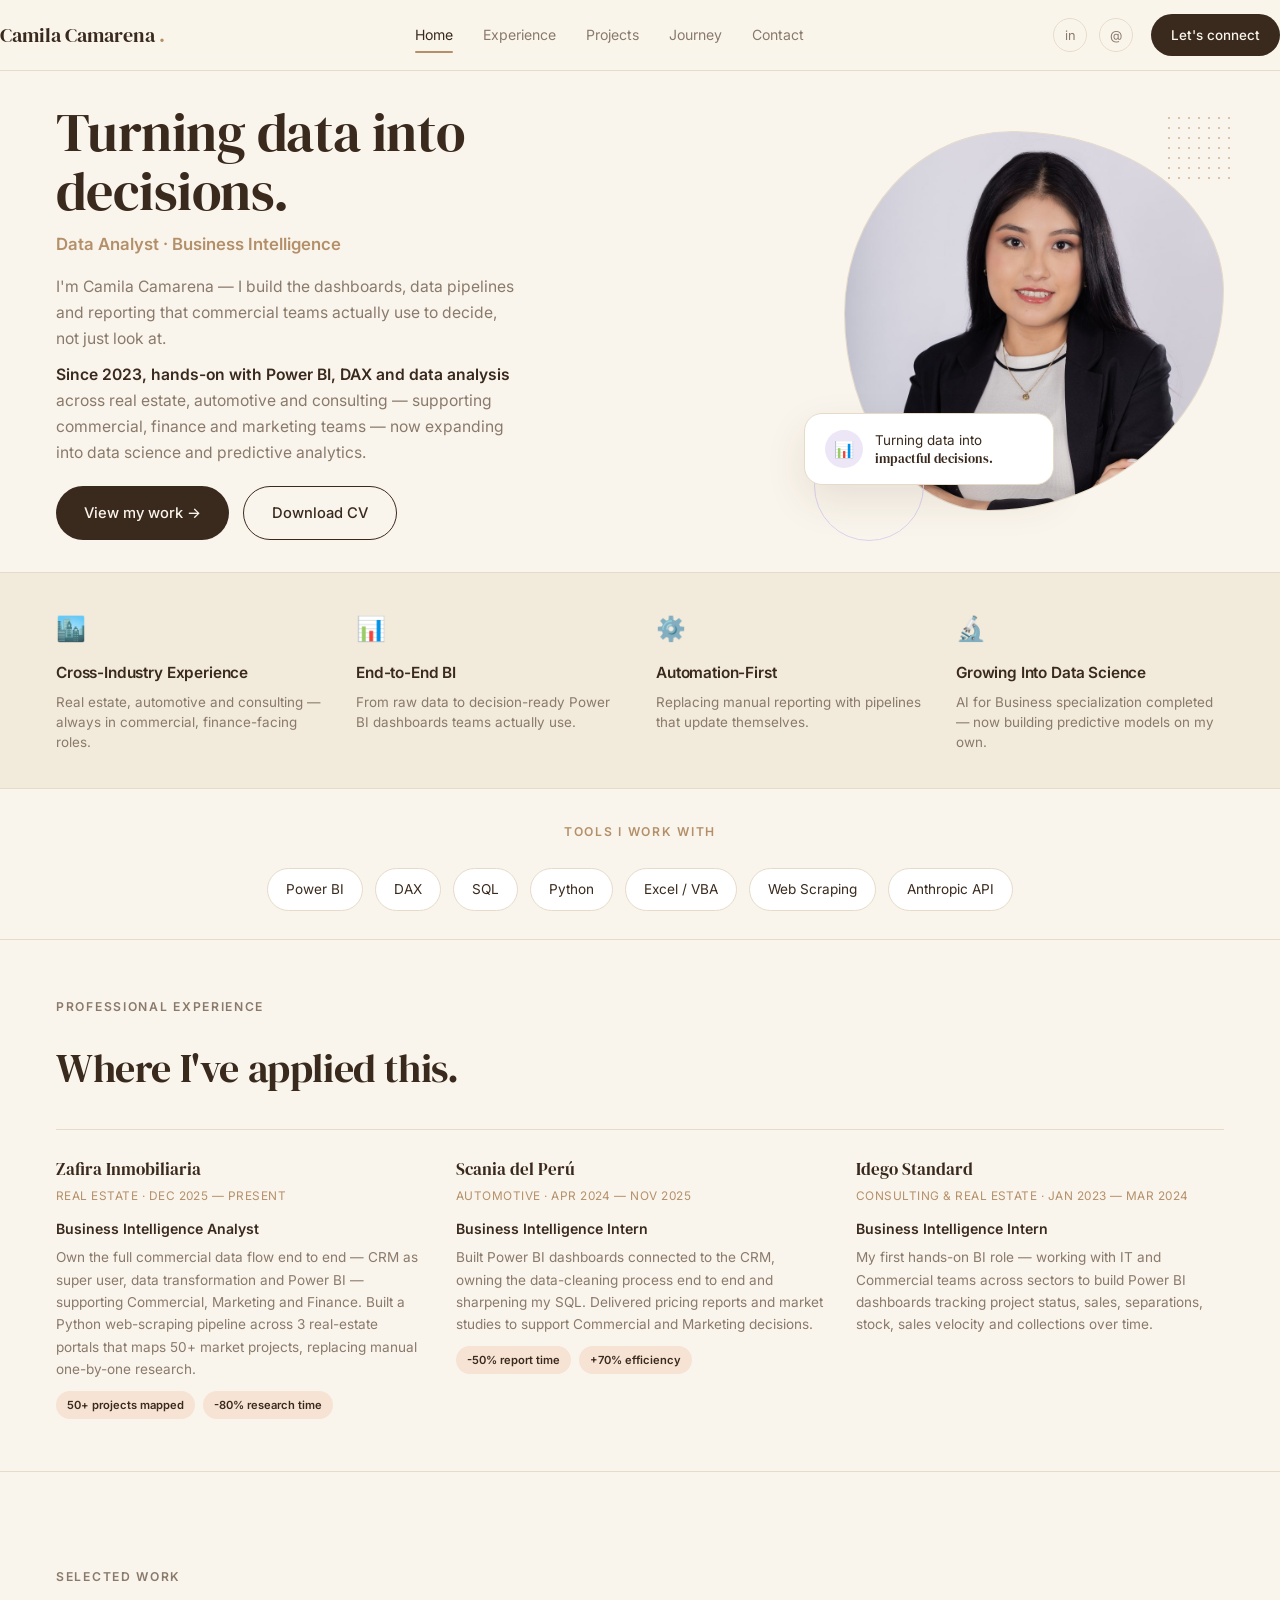
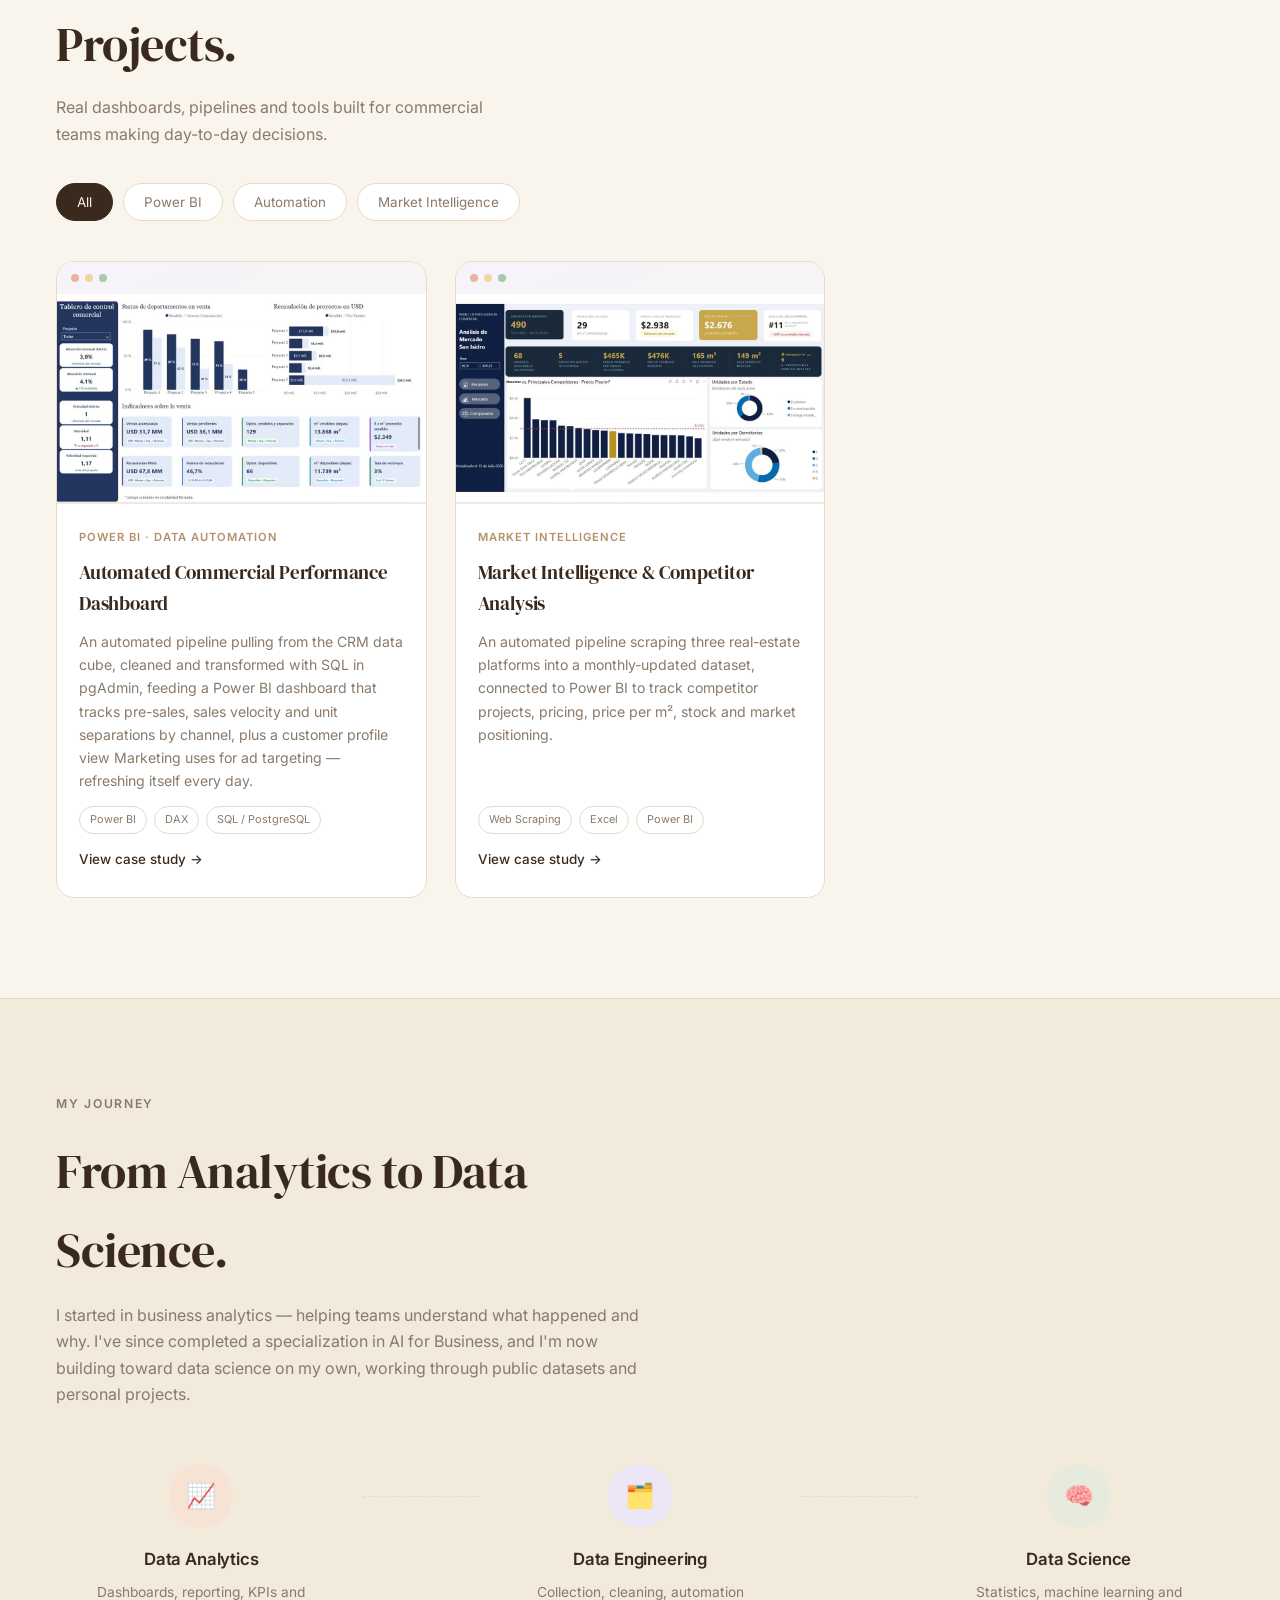
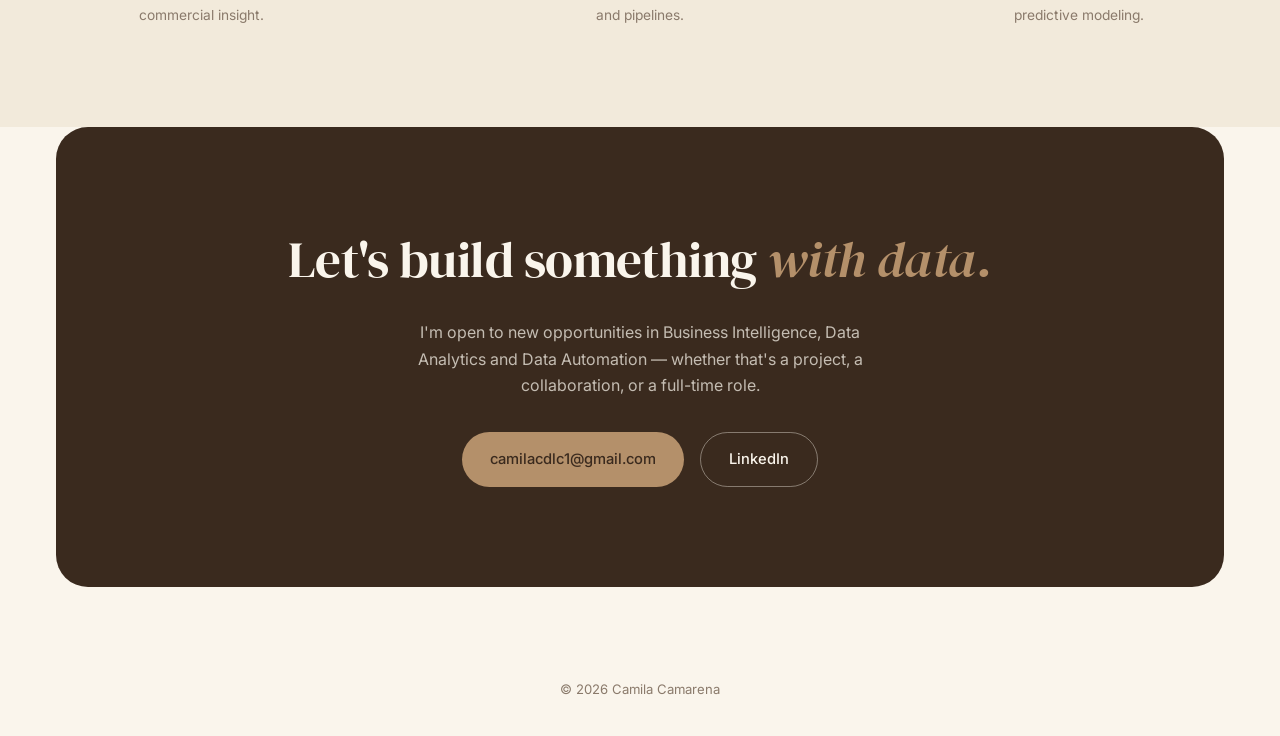
<file: index.html>
<!DOCTYPE html>
<html lang="en">
<head>
<meta charset="UTF-8">
<meta name="viewport" content="width=device-width, initial-scale=1.0">
<title>Camila Camarena — Data Analyst</title>
<link rel="preconnect" href="https://fonts.googleapis.com">
<link rel="preconnect" href="https://fonts.gstatic.com" crossorigin>
<link href="https://fonts.googleapis.com/css2?family=DM+Serif+Display:ital@0;1&family=Inter:wght@400;500;600&display=swap" rel="stylesheet">
<link rel="stylesheet" href="style.css">
</head>
<body>

<!-- NAVIGATION -->
<div class="site-nav">
  <nav class="wrap nav-bar">
    <span class="nav-name">Camila Camarena<span class="dot">.</span></span>
    <div class="nav-links">
      <a href="#home" class="active">Home</a>
      <a href="#experience">Experience</a>
      <a href="#projects">Projects</a>
      <a href="#journey">Journey</a>
      <a href="#contact">Contact</a>
    </div>
    <div class="nav-right">
      <div class="nav-icons">
        <a href="https://www.linkedin.com/in/camilacamarena/" aria-label="LinkedIn">in</a>
        <a href="mailto:camilacdlc1@gmail.com" aria-label="Email">@</a>
      </div>
      <a href="#contact" class="btn btn-primary btn-sm">Let's connect</a>
    </div>
  </nav>
</div>

<!-- HERO -->
<header class="hero" id="home">
  <div class="wrap hero-grid">
    <div class="hero-copy">
      <h1>Turning data into decisions.</h1>
      <span class="hero-role">Data Analyst · Business Intelligence</span>
      <p>I'm Camila Camarena — I build the dashboards, data pipelines and reporting that commercial teams actually use to decide, not just look at.</p>
      <p><b>Since 2023, hands-on with Power BI, DAX and data analysis</b> across real estate, automotive and consulting — supporting commercial, finance and marketing teams — now expanding into data science and predictive analytics.</p>
      <div class="hero-actions">
        <a href="#projects" class="btn btn-primary">View my work →</a>
        <a href="assets/camila-camarena-cv.pdf" class="btn btn-outline" download>Download CV</a>
      </div>
    </div>
    <div class="hero-visual">
      <div class="deco-dots"></div>
      <div class="blob">
        <img src="assets/images/camila-photo.jpg" alt="Camila Camarena" class="hero-photo-img">
      </div>
      <div class="deco-ring"></div>
      <div class="floating-chip">
        <span class="ico">📊</span>
        <span class="txt">Turning data into <b>impactful decisions.</b></span>
      </div>
    </div>
  </div>
</header>

<!-- CAPABILITIES -->
<section class="capability-strip">
  <div class="wrap">
    <div class="capability">
      <span class="c-icon">🏙️</span>
      <h4>Cross-Industry Experience</h4>
      <p>Real estate, automotive and consulting — always in commercial, finance-facing roles.</p>
    </div>
    <div class="capability">
      <span class="c-icon">📊</span>
      <h4>End-to-End BI</h4>
      <p>From raw data to decision-ready Power BI dashboards teams actually use.</p>
    </div>
    <div class="capability">
      <span class="c-icon">⚙️</span>
      <h4>Automation-First</h4>
      <p>Replacing manual reporting with pipelines that update themselves.</p>
    </div>
    <div class="capability">
      <span class="c-icon">🔬</span>
      <h4>Growing Into Data Science</h4>
      <p>AI for Business specialization completed — now building predictive models on my own.</p>
    </div>
  </div>
</section>

<!-- TECH STACK -->
<section class="tech-row" id="skills">
  <div class="wrap">
    <span class="eyebrow">Tools I work with</span>
    <div class="tech-pills">
      <span>Power BI</span><span>DAX</span><span>SQL</span><span>Python</span>
      <span>Excel / VBA</span><span>Web Scraping</span><span>Anthropic API</span>
    </div>
  </div>
</section>

<!-- EXPERIENCE -->
<section class="experience" id="experience">
  <div class="wrap">
    <div class="exp-head">
      <span class="eyebrow section-label">Professional Experience</span>
      <h2>Where I've applied this.</h2>
    </div>
    <div class="exp-grid">

      <div class="exp-col">
        <span class="exp-company">Zafira Inmobiliaria</span>
        <span class="exp-sector">Real Estate · Dec 2025 — Present</span>
        <span class="exp-role">Business Intelligence Analyst</span>
        <p>Own the full commercial data flow end to end — CRM as super user, data transformation and Power BI — supporting Commercial, Marketing and Finance. Built a Python web-scraping pipeline across 3 real-estate portals that maps 50+ market projects, replacing manual one-by-one research.</p>
        <div class="exp-badges">
          <span class="exp-badge">50+ projects mapped</span>
          <span class="exp-badge">-80% research time</span>
        </div>
      </div>

      <div class="exp-col">
        <span class="exp-company">Scania del Perú</span>
        <span class="exp-sector">Automotive · Apr 2024 — Nov 2025</span>
        <span class="exp-role">Business Intelligence Intern</span>
        <p>Built Power BI dashboards connected to the CRM, owning the data-cleaning process end to end and sharpening my SQL. Delivered pricing reports and market studies to support Commercial and Marketing decisions.</p>
        <div class="exp-badges">
          <span class="exp-badge">-50% report time</span>
          <span class="exp-badge">+70% efficiency</span>
        </div>
      </div>

      <div class="exp-col">
        <span class="exp-company">Idego Standard</span>
        <span class="exp-sector">Consulting &amp; Real Estate · Jan 2023 — Mar 2024</span>
        <span class="exp-role">Business Intelligence Intern</span>
        <p>My first hands-on BI role — working with IT and Commercial teams across sectors to build Power BI dashboards tracking project status, sales, separations, stock, sales velocity and collections over time.</p>
      </div>

    </div>
  </div>
</section>

<!-- PROJECTS -->
<section class="projects" id="projects">
  <div class="wrap">
    <div class="projects-head">
      <div>
        <span class="eyebrow section-label">Selected Work</span>
        <h2>Projects.</h2>
        <p>Real dashboards, pipelines and tools built for commercial teams making day-to-day decisions.</p>
      </div>
    </div>

    <div class="filter-tabs">
      <button class="active" data-filter="all">All</button>
      <button data-filter="powerbi">Power BI</button>
      <button data-filter="automation">Automation</button>
      <button data-filter="market">Market Intelligence</button>
    </div>

    <div class="project-grid">

      <a href="projects/commercial-dashboard.html" class="project-card" data-cat="powerbi automation">
        <div class="mockup-preview">
          <div class="mockup-bar"><span></span><span></span><span></span></div>
          <img src="assets/images/dashboard-overview.jpg" alt="Commercial performance dashboard" class="mockup-img">
        </div>
        <div class="project-body">
          <span class="cat">Power BI · Data Automation</span>
          <h3>Automated Commercial Performance Dashboard</h3>
          <p>An automated pipeline pulling from the CRM data cube, cleaned and transformed with SQL in pgAdmin, feeding a Power BI dashboard that tracks pre-sales, sales velocity and unit separations by channel, plus a customer profile view Marketing uses for ad targeting — refreshing itself every day.</p>
          <div class="project-tags"><span>Power BI</span><span>DAX</span><span>SQL / PostgreSQL</span></div>
          <span class="project-link">View case study →</span>
        </div>
      </a>

      <a href="projects/market-intelligence.html" class="project-card" data-cat="market">
        <div class="mockup-preview">
          <div class="mockup-bar"><span></span><span></span><span></span></div>
          <img src="assets/images/market-intel-overview.jpg" alt="Market intelligence dashboard" class="mockup-img">
        </div>
        <div class="project-body">
          <span class="cat">Market Intelligence</span>
          <h3>Market Intelligence &amp; Competitor Analysis</h3>
          <p>An automated pipeline scraping three real-estate platforms into a monthly-updated dataset, connected to Power BI to track competitor projects, pricing, price per m², stock and market positioning.</p>
          <div class="project-tags"><span>Web Scraping</span><span>Excel</span><span>Power BI</span></div>
          <span class="project-link">View case study →</span>
        </div>
      </a>

    </div>
  </div>
</section>

<!-- JOURNEY -->
<section class="journey" id="journey">
  <div class="wrap">
    <div class="journey-head">
      <span class="eyebrow section-label">My Journey</span>
      <h2>From Analytics to Data Science.</h2>
      <p>I started in business analytics — helping teams understand what happened and why. I've since completed a specialization in AI for Business, and I'm now building toward data science on my own, working through public datasets and personal projects.</p>
    </div>
    <div class="journey-flow">
      <div class="journey-step">
        <div class="icon">📈</div>
        <h4>Data Analytics</h4>
        <p>Dashboards, reporting, KPIs and commercial insight.</p>
      </div>
      <div class="journey-connector"></div>
      <div class="journey-step">
        <div class="icon">🗂️</div>
        <h4>Data Engineering</h4>
        <p>Collection, cleaning, automation and pipelines.</p>
      </div>
      <div class="journey-connector"></div>
      <div class="journey-step">
        <div class="icon">🧠</div>
        <h4>Data Science</h4>
        <p>Statistics, machine learning and predictive modeling.</p>
      </div>
    </div>
  </div>
</section>

<!-- CONTACT -->
<section class="contact" id="contact">
  <div class="wrap">
    <h2>Let's build something <em>with data.</em></h2>
    <p>I'm open to new opportunities in Business Intelligence, Data Analytics and Data Automation — whether that's a project, a collaboration, or a full-time role.</p>
    <div class="contact-actions">
      <a href="mailto:camilacdlc1@gmail.com" class="btn btn-primary">camilacdlc1@gmail.com</a>
      <a href="https://www.linkedin.com/in/camilacamarena/" class="btn btn-outline">LinkedIn</a>
    </div>
  </div>
</section>

<footer>
  <div class="wrap">© 2026 Camila Camarena</div>
</footer>

<script>
  const buttons = document.querySelectorAll('.filter-tabs button');
  const cards = document.querySelectorAll('.project-card');
  buttons.forEach(btn => {
    btn.addEventListener('click', () => {
      buttons.forEach(b => b.classList.remove('active'));
      btn.classList.add('active');
      const filter = btn.dataset.filter;
      cards.forEach(card => {
        const cats = card.dataset.cat.split(' ');
        const show = filter === 'all' || cats.includes(filter);
        card.style.display = show ? '' : 'none';
      });
    });
  });
</script>

</body>
</html>
</file>
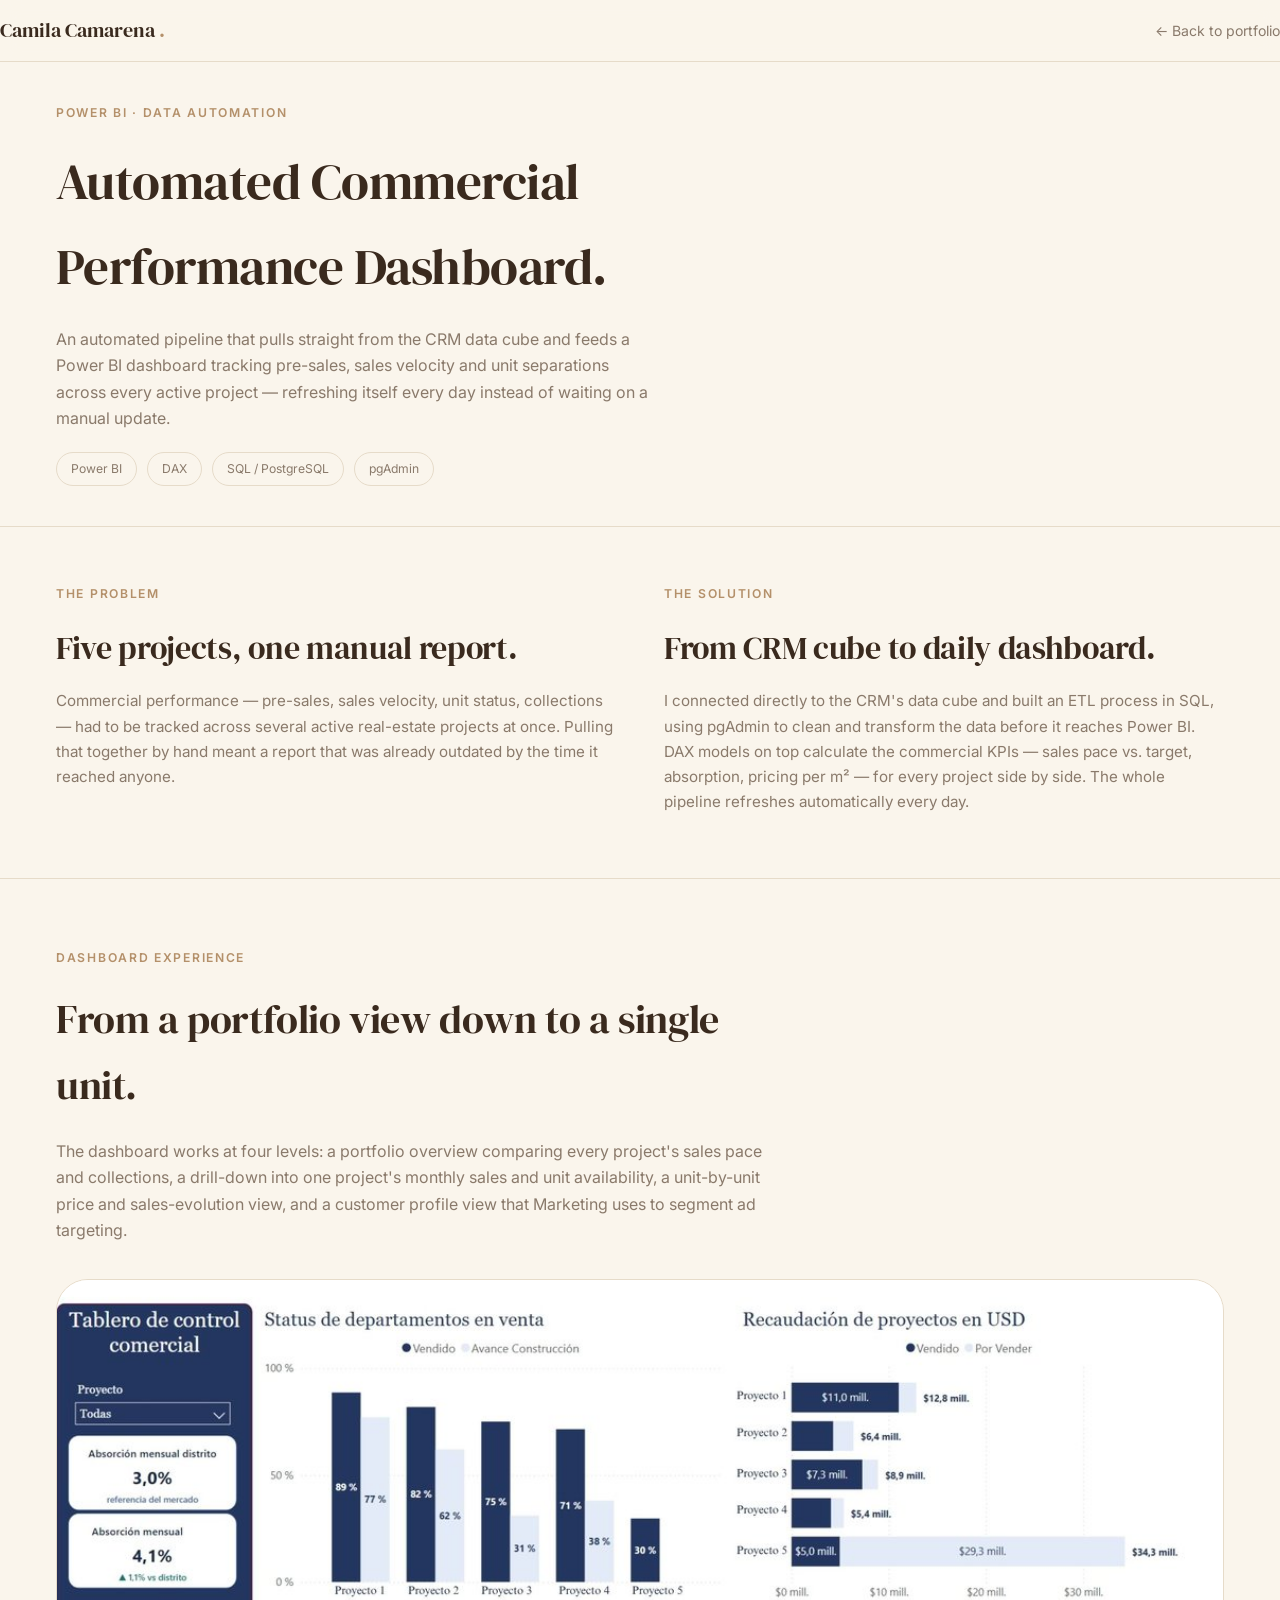
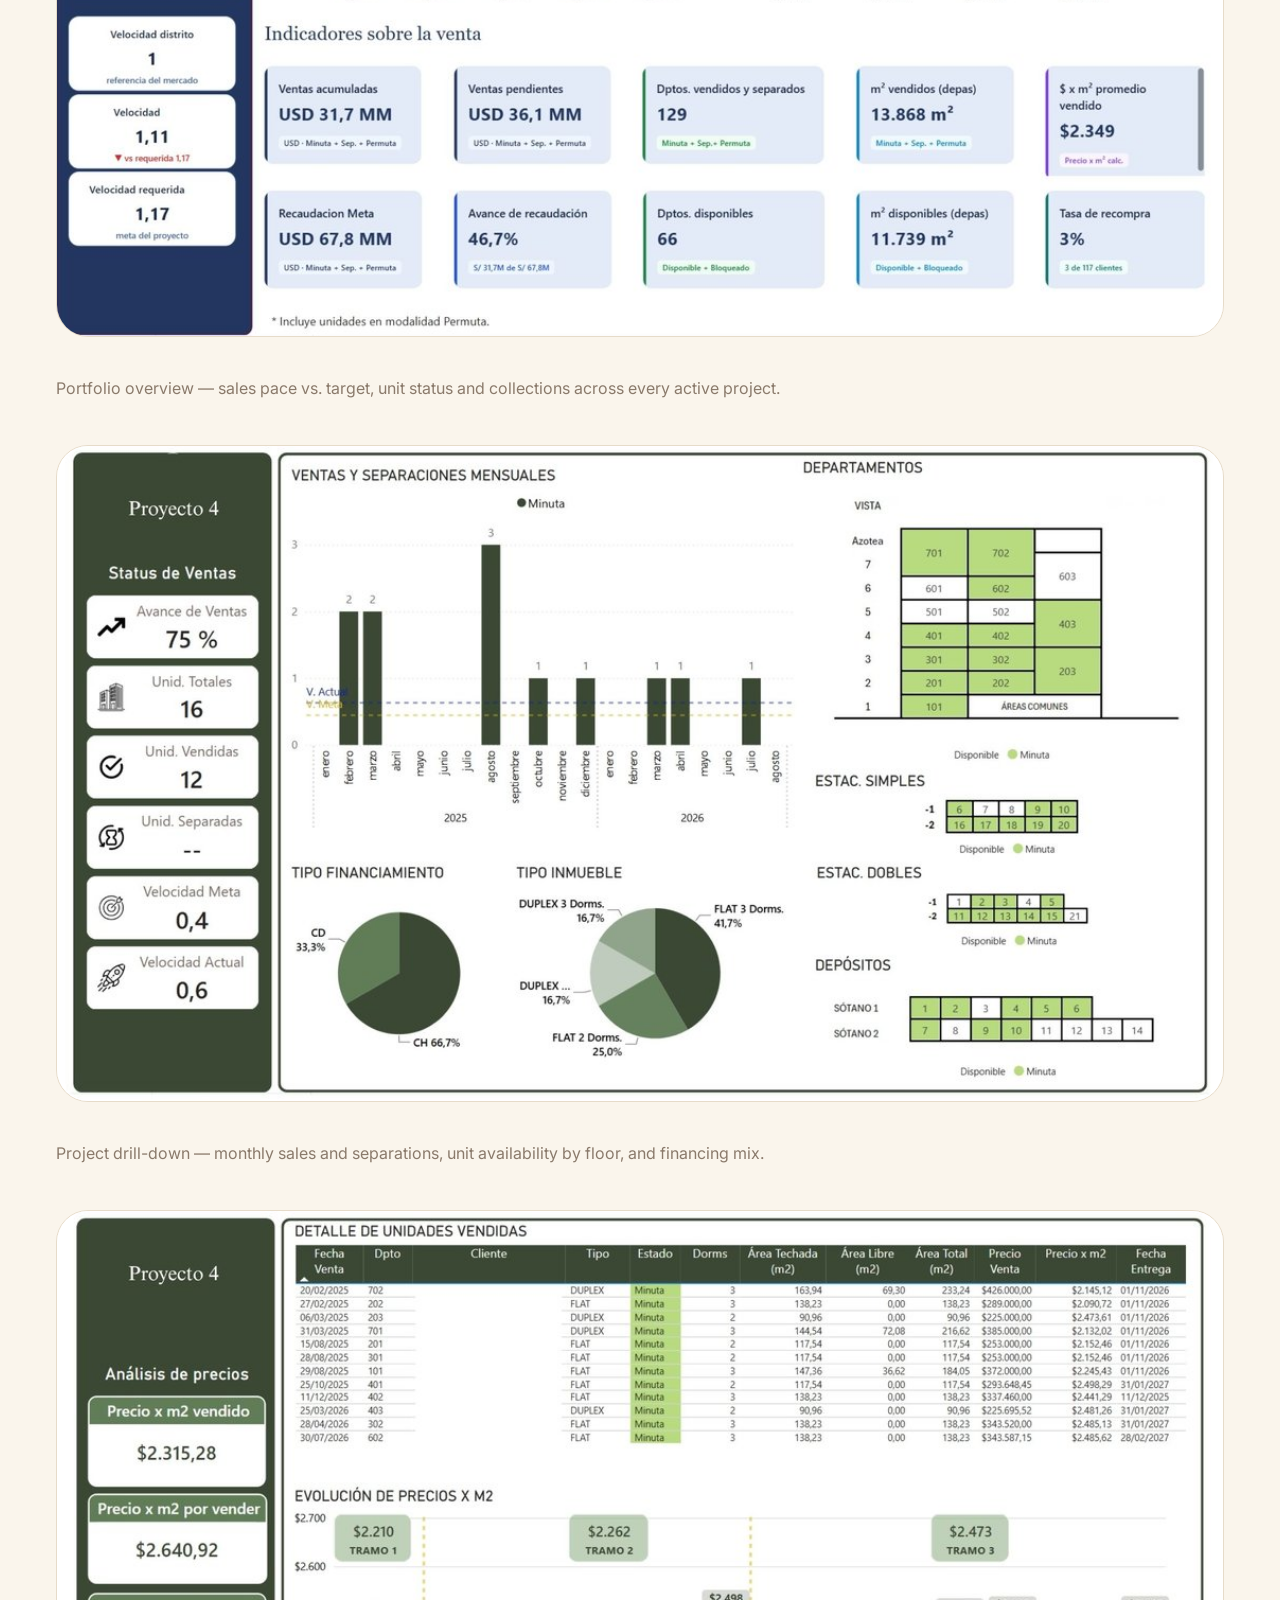
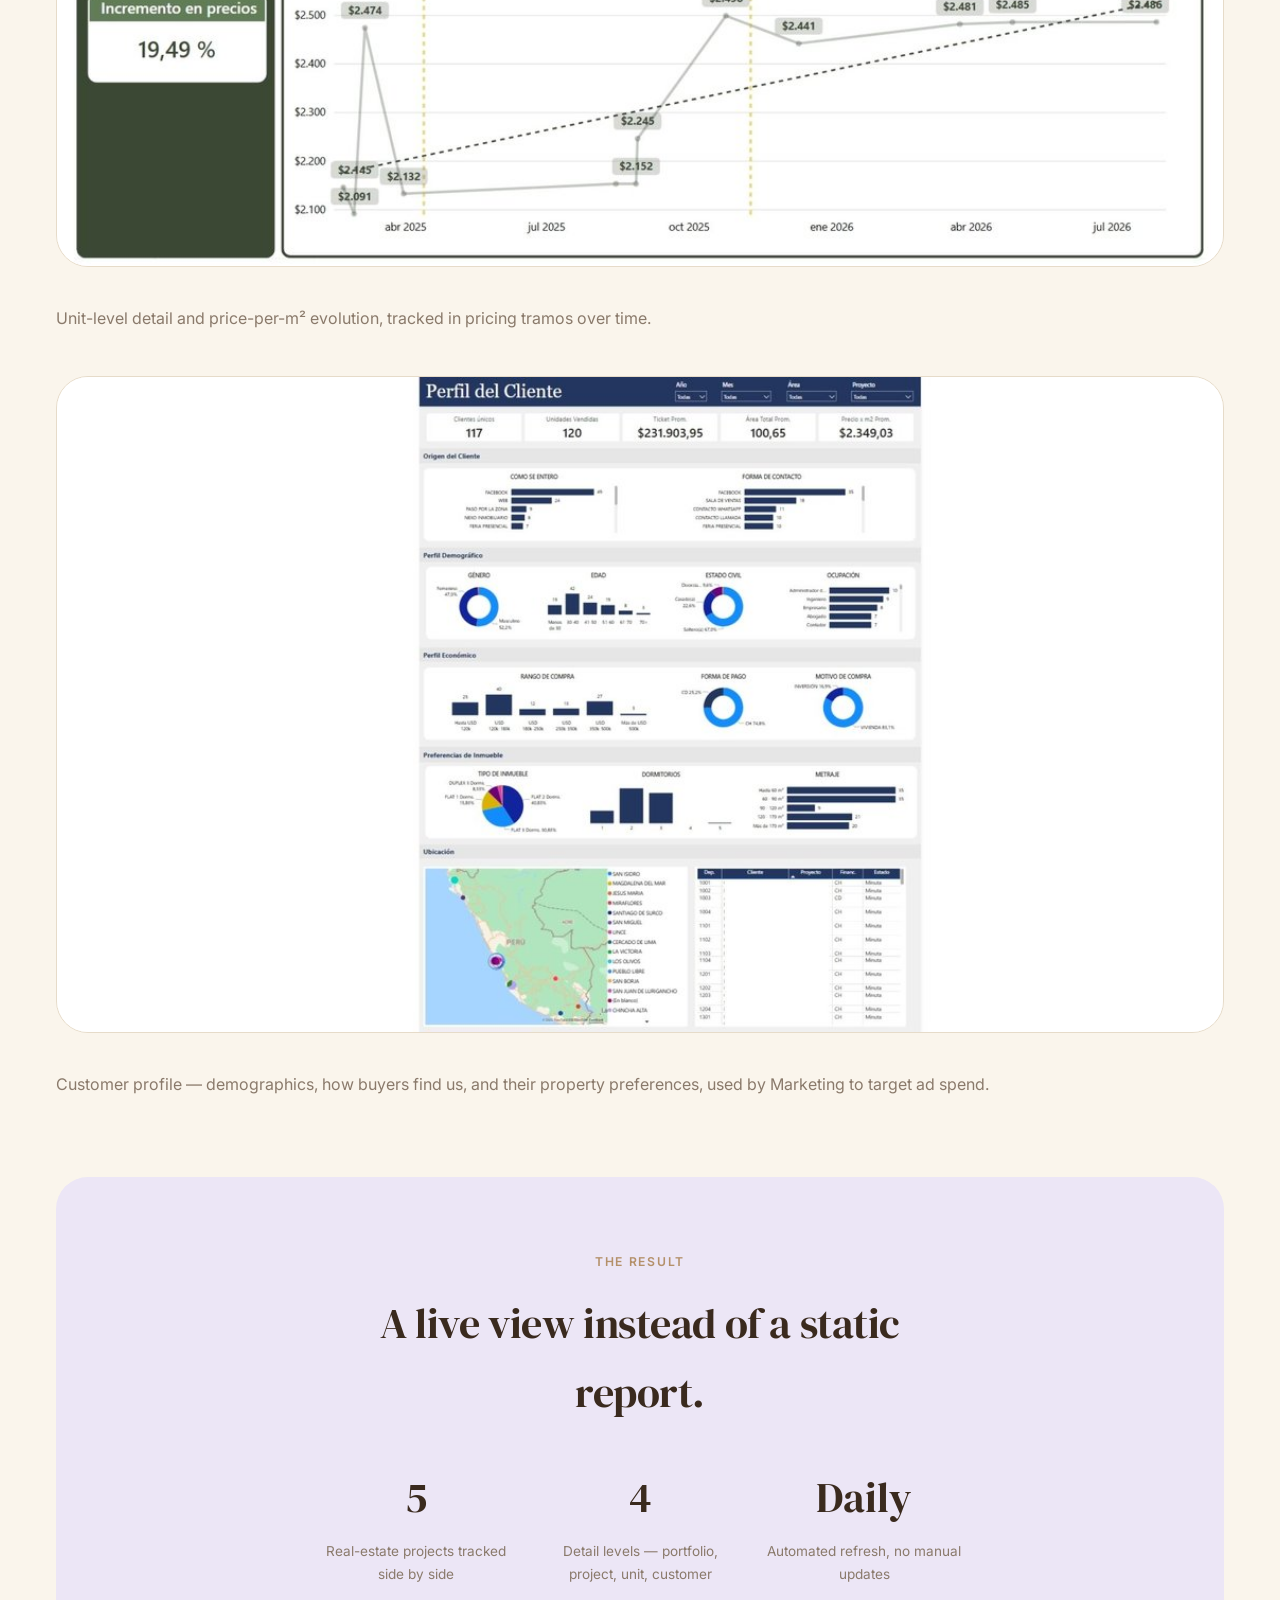
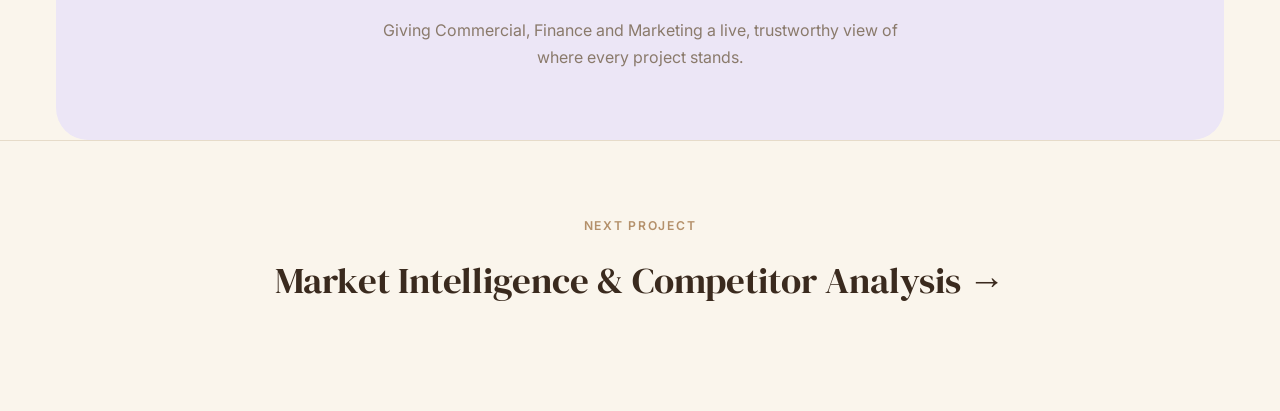
<file: projects/commercial-dashboard.html>
<!DOCTYPE html>
<html lang="en">
<head>
<meta charset="UTF-8">
<meta name="viewport" content="width=device-width, initial-scale=1.0">
<title>Automated Commercial Performance Dashboard — Camila Camarena</title>
<link rel="preconnect" href="https://fonts.googleapis.com">
<link rel="preconnect" href="https://fonts.gstatic.com" crossorigin>
<link href="https://fonts.googleapis.com/css2?family=DM+Serif+Display:ital@0;1&family=Inter:wght@400;500;600&display=swap" rel="stylesheet">
<link rel="stylesheet" href="../style.css">
</head>
<body>

<!-- NAVIGATION -->
<div class="site-nav">
  <nav class="wrap nav-bar">
    <span class="nav-name">Camila Camarena<span class="dot">.</span></span>
    <a href="../index.html#projects" class="nav-back">← Back to portfolio</a>
  </nav>
</div>

<!-- CASE STUDY HERO -->
<header class="case-hero">
  <div class="wrap">
    <span class="eyebrow">Power BI · Data Automation</span>
    <h1>Automated Commercial Performance Dashboard.</h1>
    <p>An automated pipeline that pulls straight from the CRM data cube and feeds a Power BI dashboard tracking pre-sales, sales velocity and unit separations across every active project — refreshing itself every day instead of waiting on a manual update.</p>
    <div class="case-tags">
      <span>Power BI</span><span>DAX</span><span>SQL / PostgreSQL</span><span>pgAdmin</span>
    </div>
  </div>
</header>

<!-- PROBLEM & SOLUTION -->
<section class="case-section case-pair">
  <div class="wrap">
    <div>
      <span class="eyebrow">The Problem</span>
      <h2>Five projects, one manual report.</h2>
      <p>Commercial performance — pre-sales, sales velocity, unit status, collections — had to be tracked across several active real-estate projects at once. Pulling that together by hand meant a report that was already outdated by the time it reached anyone.</p>
    </div>
    <div>
      <span class="eyebrow">The Solution</span>
      <h2>From CRM cube to daily dashboard.</h2>
      <p>I connected directly to the CRM's data cube and built an ETL process in SQL, using pgAdmin to clean and transform the data before it reaches Power BI. DAX models on top calculate the commercial KPIs — sales pace vs. target, absorption, pricing per m² — for every project side by side. The whole pipeline refreshes automatically every day.</p>
    </div>
  </div>
</section>

<!-- DASHBOARD EXPERIENCE / GALLERY -->
<section class="case-section">
  <div class="wrap">
    <div class="inner">
      <span class="eyebrow">Dashboard Experience</span>
      <h2>From a portfolio view down to a single unit.</h2>
      <p>The dashboard works at four levels: a portfolio overview comparing every project's sales pace and collections, a drill-down into one project's monthly sales and unit availability, a unit-by-unit price and sales-evolution view, and a customer profile view that Marketing uses to segment ad targeting.</p>
    </div>

    <div class="case-gallery">
      <div class="gallery-item">
        <img src="../assets/images/dashboard-overview.jpg" alt="Overview comparing sales pace and collections across all projects">
      </div>
      <p class="gallery-caption">Portfolio overview — sales pace vs. target, unit status and collections across every active project.</p>

      <div class="gallery-item">
        <img src="../assets/images/dashboard-project-detail.jpg" alt="Single-project drill-down showing monthly sales and unit availability">
      </div>
      <p class="gallery-caption">Project drill-down — monthly sales and separations, unit availability by floor, and financing mix.</p>

      <div class="gallery-item">
        <img src="../assets/images/dashboard-price-evolution.jpg" alt="Unit-level sales detail and price per square meter evolution over time">
      </div>
      <p class="gallery-caption">Unit-level detail and price-per-m² evolution, tracked in pricing tramos over time.</p>

      <div class="gallery-item">
        <img src="../assets/images/dashboard-customer-profile.jpg" alt="Customer profile dashboard showing demographics, origin and property preferences">
      </div>
      <p class="gallery-caption">Customer profile — demographics, how buyers find us, and their property preferences, used by Marketing to target ad spend.</p>
    </div>
  </div>
</section>

<!-- RESULT -->
<section class="result-section">
  <div class="wrap inner">
    <span class="eyebrow">The Result</span>
    <h2>A live view instead of a static report.</h2>
    <div class="result-metrics">
      <div class="metric">
        <div class="num">5</div>
        <div class="lbl">Real-estate projects tracked side by side</div>
      </div>
      <div class="metric">
        <div class="num">4</div>
        <div class="lbl">Detail levels — portfolio, project, unit, customer</div>
      </div>
      <div class="metric">
        <div class="num">Daily</div>
        <div class="lbl">Automated refresh, no manual updates</div>
      </div>
    </div>
    <p class="closing">Giving Commercial, Finance and Marketing a live, trustworthy view of where every project stands.</p>
  </div>
</section>

<!-- NEXT PROJECT -->
<section class="next-project">
  <div class="wrap">
    <span class="eyebrow">Next Project</span>
    <a href="market-intelligence.html">Market Intelligence &amp; Competitor Analysis →</a>
  </div>
</section>

</body>
</html>
</file>
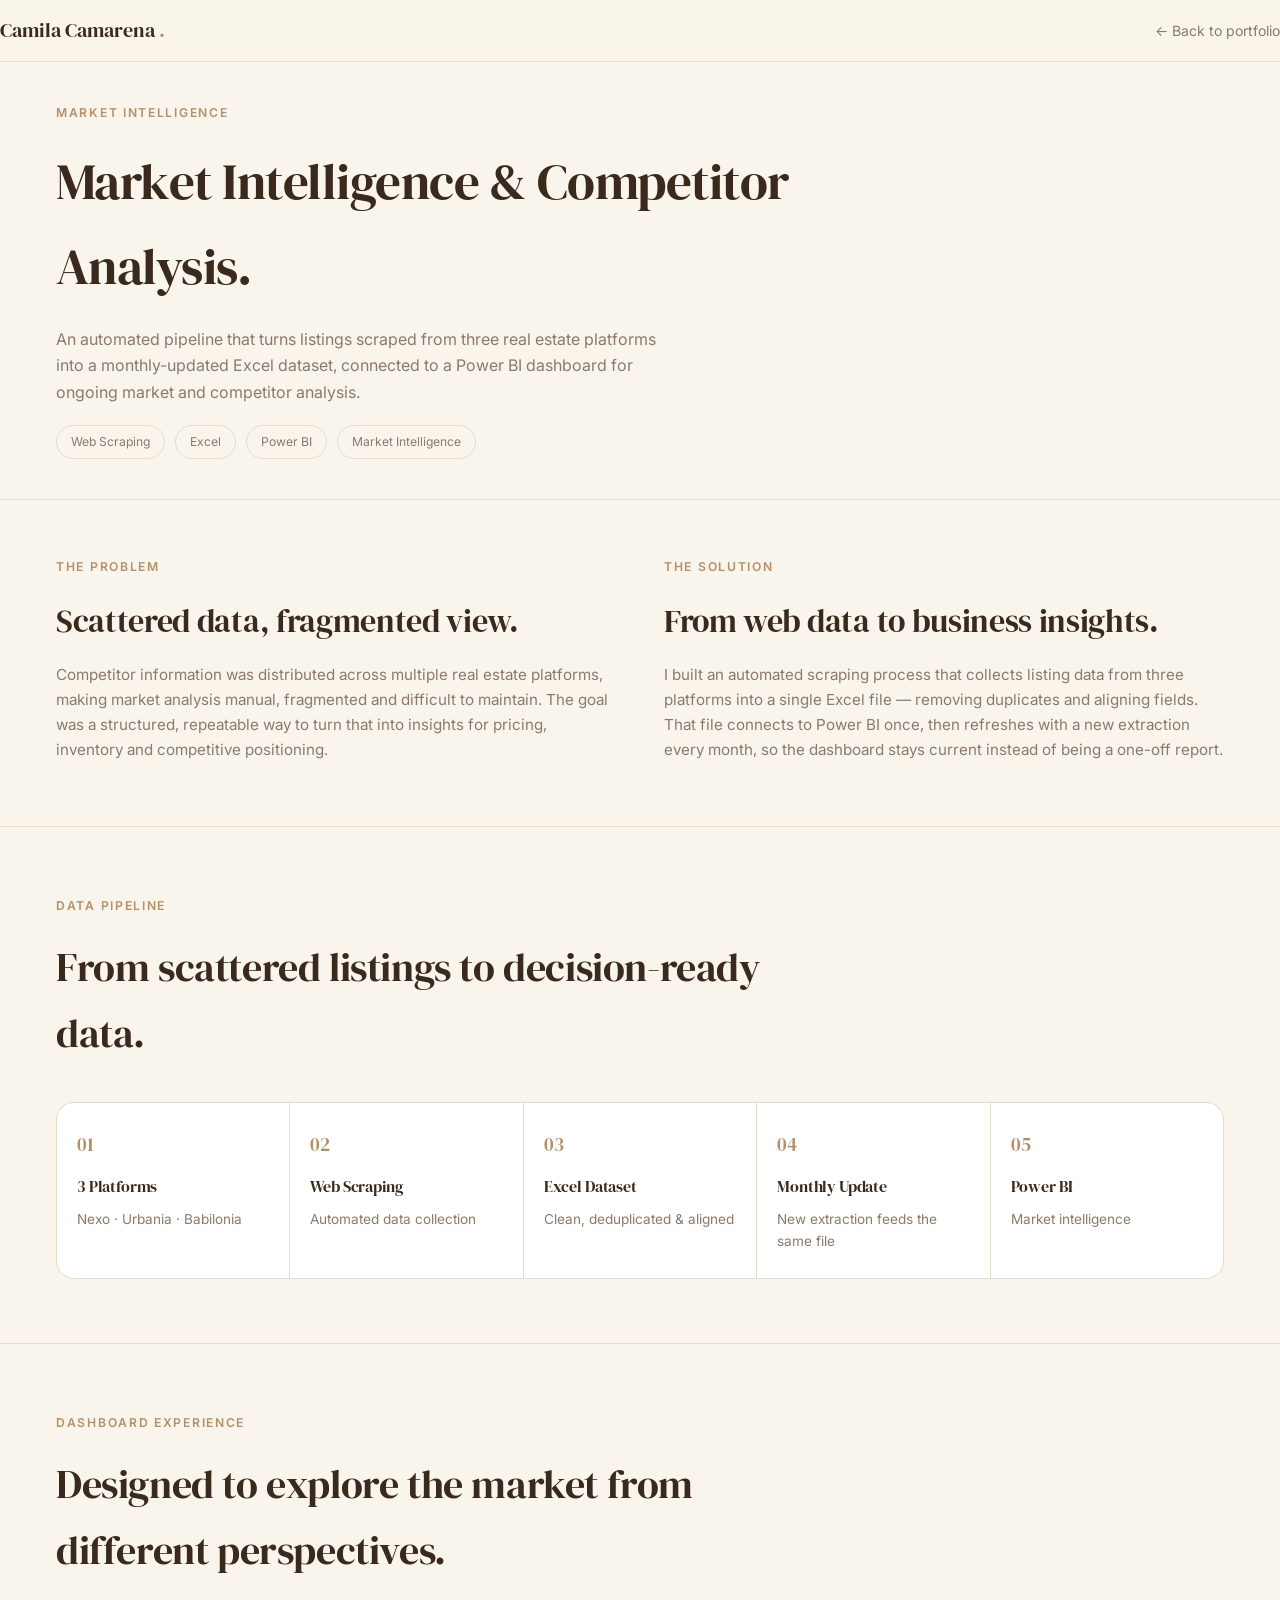
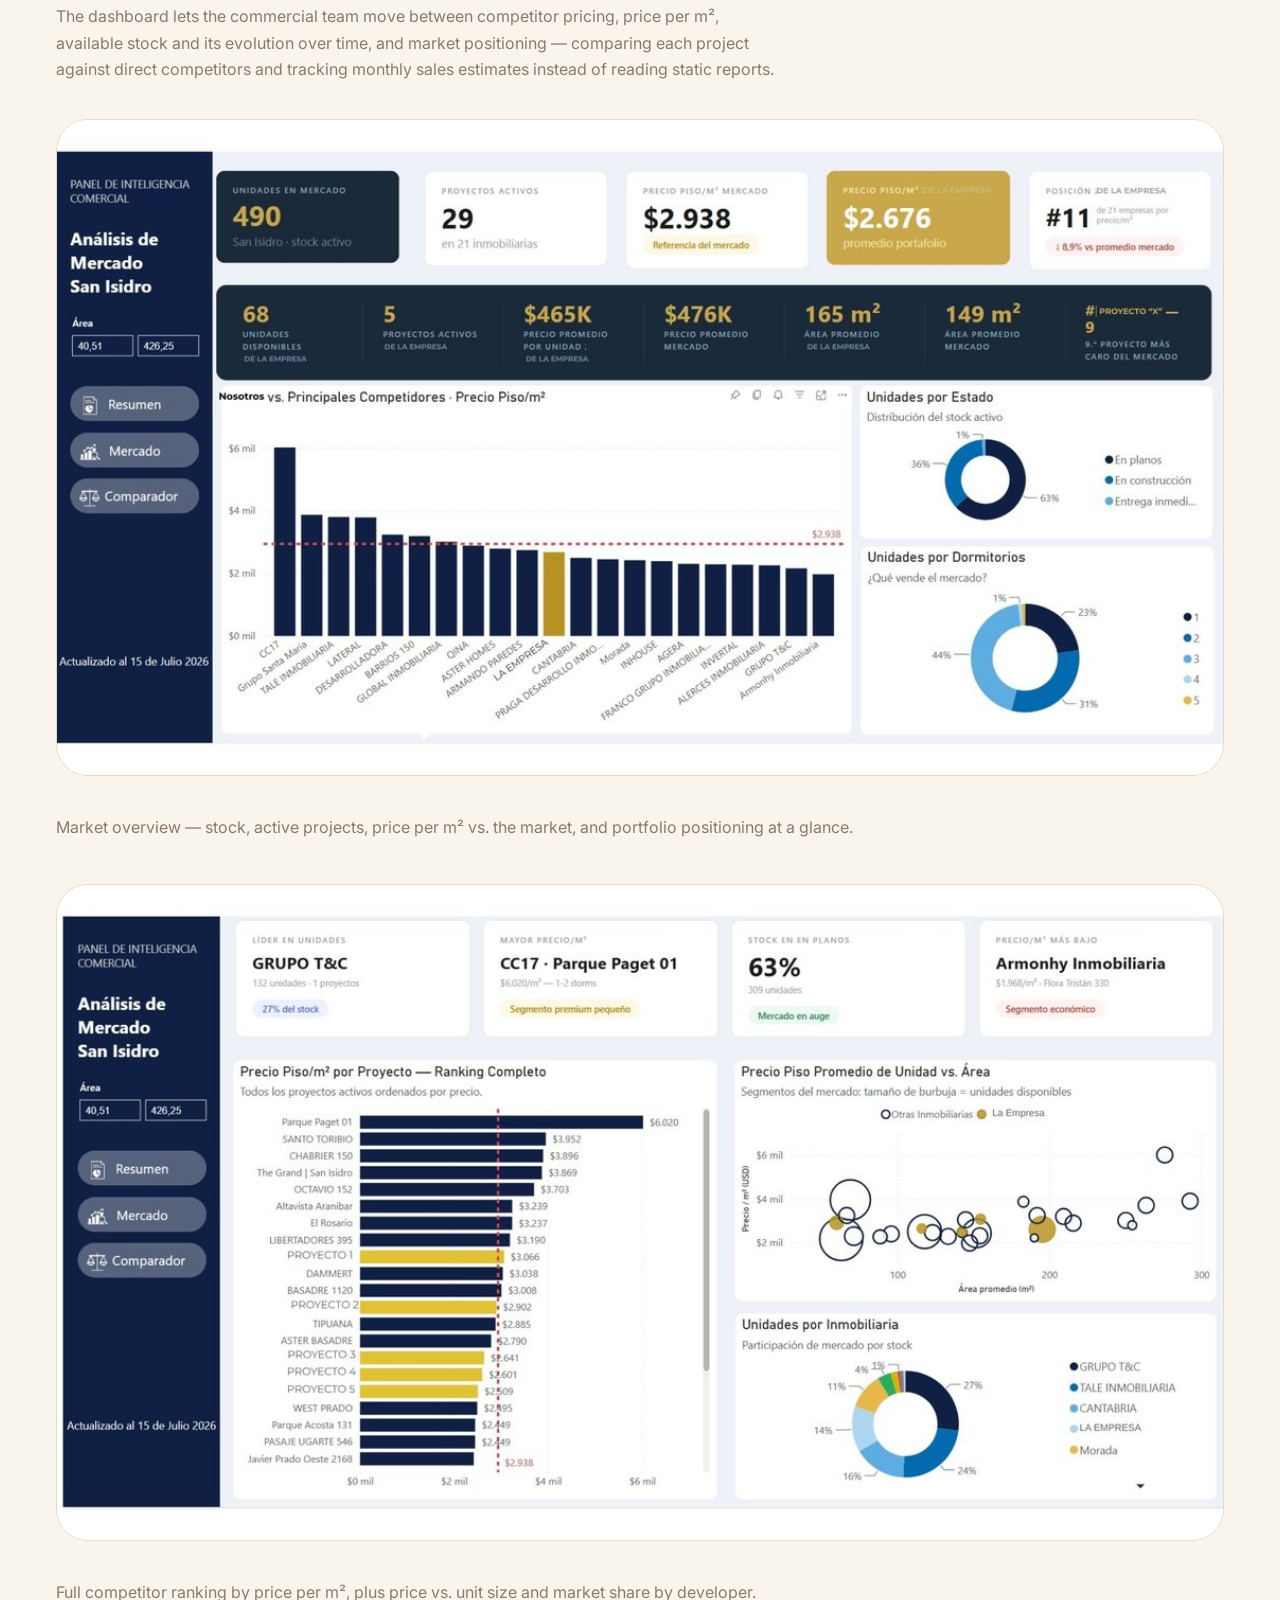
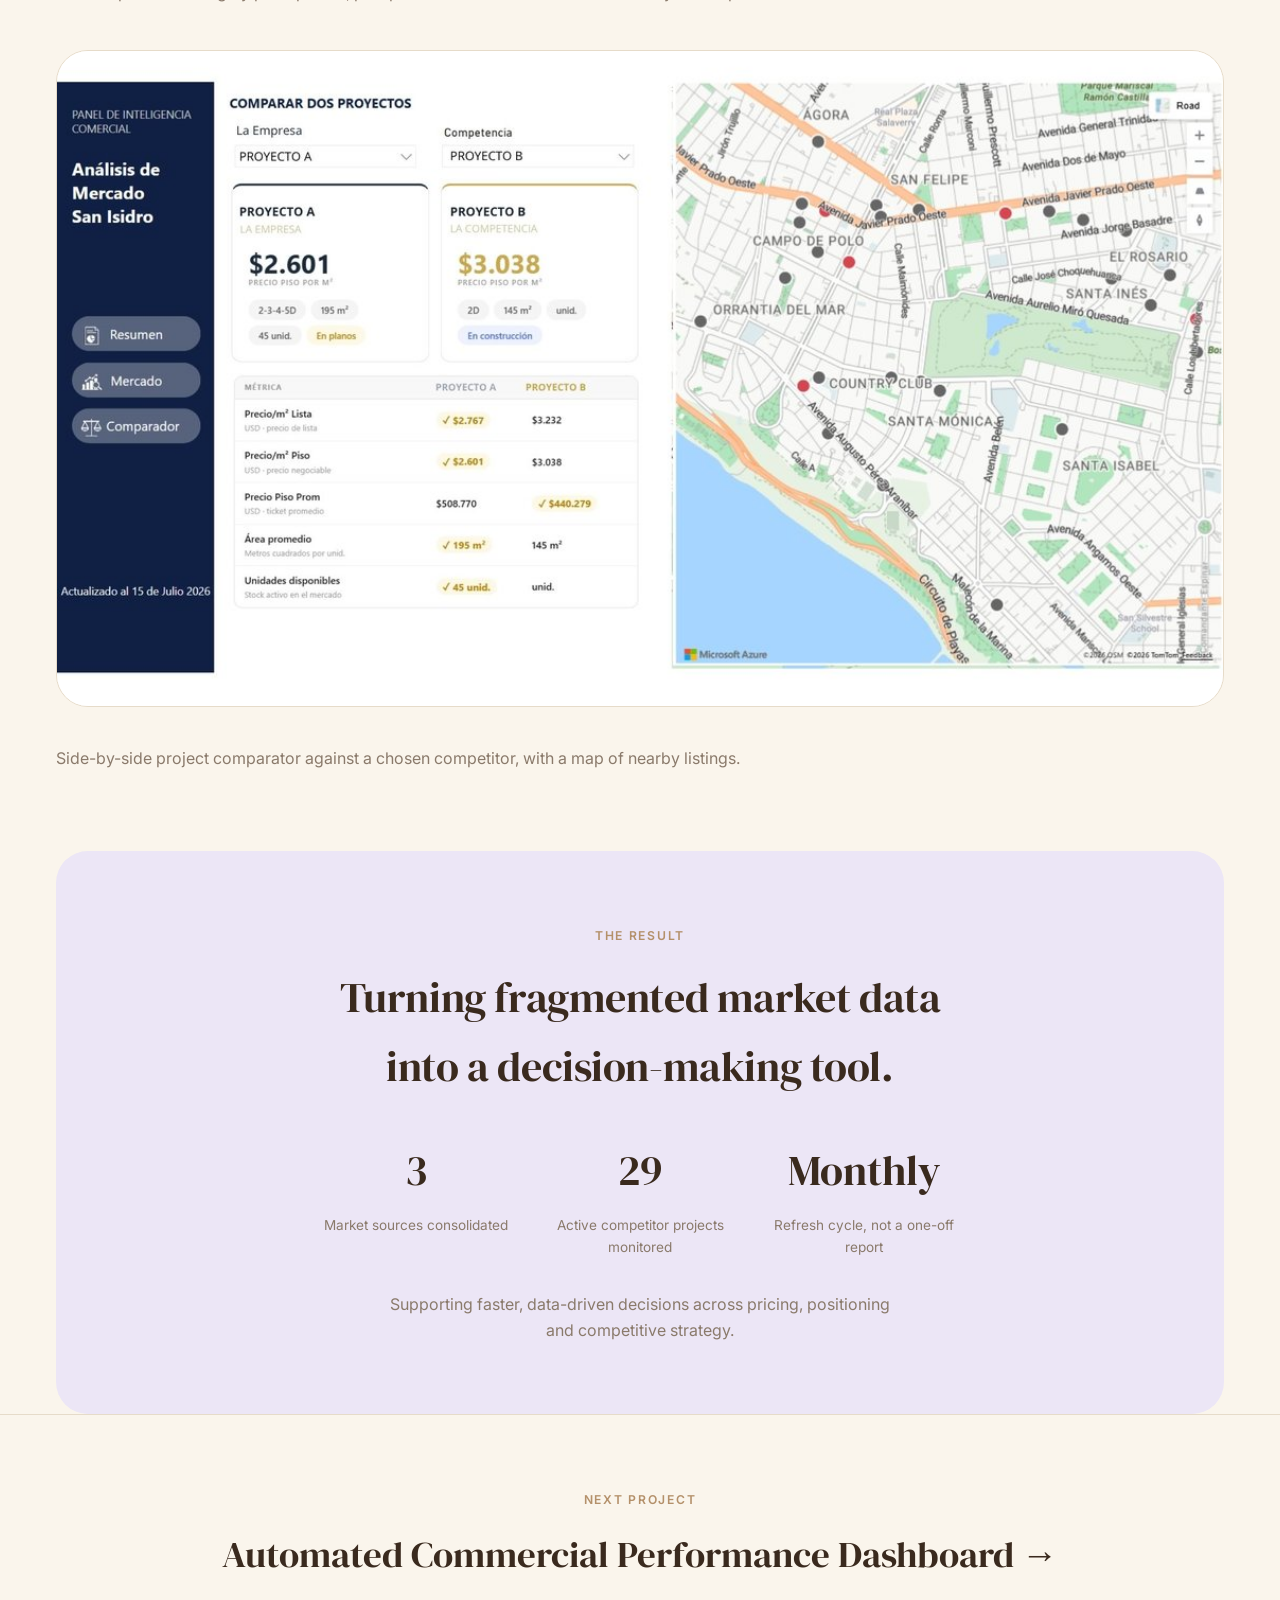
<file: projects/market-intelligence.html>
<!DOCTYPE html>
<html lang="en">
<head>
<meta charset="UTF-8">
<meta name="viewport" content="width=device-width, initial-scale=1.0">
<title>Market Intelligence &amp; Competitor Analytics — Camila Camarena</title>
<link rel="preconnect" href="https://fonts.googleapis.com">
<link rel="preconnect" href="https://fonts.gstatic.com" crossorigin>
<link href="https://fonts.googleapis.com/css2?family=DM+Serif+Display:ital@0;1&family=Inter:wght@400;500;600&display=swap" rel="stylesheet">
<link rel="stylesheet" href="../style.css">
</head>
<body>

<!-- NAVIGATION -->
<div class="site-nav">
  <nav class="wrap nav-bar">
    <span class="nav-name">Camila Camarena<span class="dot">.</span></span>
    <a href="../index.html#projects" class="nav-back">← Back to portfolio</a>
  </nav>
</div>

<!-- CASE STUDY HERO -->
<header class="case-hero">
  <div class="wrap">
    <span class="eyebrow">Market Intelligence</span>
    <h1>Market Intelligence &amp; Competitor Analysis.</h1>
    <p>An automated pipeline that turns listings scraped from three real estate platforms into a monthly-updated Excel dataset, connected to a Power BI dashboard for ongoing market and competitor analysis.</p>
    <div class="case-tags">
      <span>Web Scraping</span><span>Excel</span><span>Power BI</span><span>Market Intelligence</span>
    </div>
  </div>
</header>

<!-- PROBLEM & SOLUTION -->
<section class="case-section case-pair">
  <div class="wrap">
    <div>
      <span class="eyebrow">The Problem</span>
      <h2>Scattered data, fragmented view.</h2>
      <p>Competitor information was distributed across multiple real estate platforms, making market analysis manual, fragmented and difficult to maintain. The goal was a structured, repeatable way to turn that into insights for pricing, inventory and competitive positioning.</p>
    </div>
    <div>
      <span class="eyebrow">The Solution</span>
      <h2>From web data to business insights.</h2>
      <p>I built an automated scraping process that collects listing data from three platforms into a single Excel file — removing duplicates and aligning fields. That file connects to Power BI once, then refreshes with a new extraction every month, so the dashboard stays current instead of being a one-off report.</p>
    </div>
  </div>
</section>

<!-- DATA PIPELINE -->
<section class="case-section">
  <div class="wrap">
    <span class="eyebrow">Data Pipeline</span>
    <h2 class="inner">From scattered listings to decision-ready data.</h2>
    <div class="pipeline-steps">
      <div class="pipeline-step">
        <div class="step-num">01</div>
        <h4>3 Platforms</h4>
        <p>Nexo · Urbania · Babilonia</p>
      </div>
      <div class="pipeline-step">
        <div class="step-num">02</div>
        <h4>Web Scraping</h4>
        <p>Automated data collection</p>
      </div>
      <div class="pipeline-step">
        <div class="step-num">03</div>
        <h4>Excel Dataset</h4>
        <p>Clean, deduplicated &amp; aligned</p>
      </div>
      <div class="pipeline-step">
        <div class="step-num">04</div>
        <h4>Monthly Update</h4>
        <p>New extraction feeds the same file</p>
      </div>
      <div class="pipeline-step">
        <div class="step-num">05</div>
        <h4>Power BI</h4>
        <p>Market intelligence</p>
      </div>
    </div>
  </div>
</section>

<!-- DASHBOARD EXPERIENCE -->
<section class="case-section">
  <div class="wrap">
    <div class="inner">
      <span class="eyebrow">Dashboard Experience</span>
      <h2>Designed to explore the market from different perspectives.</h2>
      <p>The dashboard lets the commercial team move between competitor pricing, price per m², available stock and its evolution over time, and market positioning — comparing each project against direct competitors and tracking monthly sales estimates instead of reading static reports.</p>
    </div>

    <div class="case-gallery">
      <div class="gallery-item">
        <img src="../assets/images/market-intel-overview.jpg" alt="Market intelligence overview comparing price per m² against competitors">
      </div>
      <p class="gallery-caption">Market overview — stock, active projects, price per m² vs. the market, and portfolio positioning at a glance.</p>

      <div class="gallery-item">
        <img src="../assets/images/market-intel-ranking.jpg" alt="Full competitor ranking by price per square meter">
      </div>
      <p class="gallery-caption">Full competitor ranking by price per m², plus price vs. unit size and market share by developer.</p>

      <div class="gallery-item">
        <img src="../assets/images/market-intel-comparator.jpg" alt="Side-by-side project comparator with a competitor location map">
      </div>
      <p class="gallery-caption">Side-by-side project comparator against a chosen competitor, with a map of nearby listings.</p>
    </div>
  </div>
</section>

<!-- RESULT -->
<section class="result-section">
  <div class="wrap inner">
    <span class="eyebrow">The Result</span>
    <h2>Turning fragmented market data into a decision-making tool.</h2>
    <div class="result-metrics">
      <div class="metric">
        <div class="num">3</div>
        <div class="lbl">Market sources consolidated</div>
      </div>
      <div class="metric">
        <div class="num">29</div>
        <div class="lbl">Active competitor projects monitored</div>
      </div>
      <div class="metric">
        <div class="num">Monthly</div>
        <div class="lbl">Refresh cycle, not a one-off report</div>
      </div>
    </div>
    <p class="closing">Supporting faster, data-driven decisions across pricing, positioning and competitive strategy.</p>
  </div>
</section>

<!-- NEXT PROJECT -->
<section class="next-project">
  <div class="wrap">
    <span class="eyebrow">Next Project</span>
    <a href="commercial-dashboard.html">Automated Commercial Performance Dashboard →</a>
  </div>
</section>

</body>
</html>
</file>
<file: style.css>
/* =========================================================
   CAMILA CAMARENA — DATA ANALYST PORTFOLIO
   Editorial, minimalist, premium, commercial.
   Cream / brown / lavender / gold.
   ========================================================= */

:root{
  --cream:#FAF5EC;
  --cream-alt:#F2EADB;
  --white:#FFFFFF;
  --brown-deep:#3A2A1E;
  --brown-soft:#8A7A6B;
  --lavender:#ECE6F6;
  --lavender-deep:#DCD2EE;
  --peach:#F6E3D3;
  --sage:#E7EBDD;
  --gold:#B4906A;
  --line:#E6DBC9;

  --serif:'DM Serif Display', serif;
  --sans:'Inter', sans-serif;

  --radius-s:8px;
  --radius-m:18px;
  --radius-l:32px;
  --maxw:1320px;
}

*{margin:0; padding:0; box-sizing:border-box;}
html{scroll-behavior:smooth;}
body{
  background:var(--cream);
  color:var(--brown-deep);
  font-family:var(--sans);
  font-weight:400;
  line-height:1.65;
  -webkit-font-smoothing:antialiased;
  overflow-x:hidden;
}
img{max-width:100%; display:block;}
a{color:inherit; text-decoration:none;}
.wrap{max-width:var(--maxw); margin:0 auto; padding:0 56px;}
@media(max-width:900px){.wrap{padding:0 32px;}}
@media(max-width:640px){.wrap{padding:0 22px;}}

h1,h2,h3,h4{font-family:var(--serif); font-weight:400; color:var(--brown-deep); letter-spacing:-0.01em;}
em, .italic{font-style:italic; font-family:var(--serif);}
.eyebrow{
  font-family:var(--sans); font-size:0.76rem; letter-spacing:0.14em; text-transform:uppercase;
  color:var(--gold); font-weight:600; display:inline-flex; align-items:center; gap:8px; margin-bottom:18px;
}
.eyebrow-chip{
  display:inline-flex; align-items:center; gap:8px;
  background:var(--white); border:1px solid var(--line); border-radius:30px;
  padding:8px 16px; font-size:0.8rem; color:var(--brown-soft); margin-bottom:26px;
}
.eyebrow-chip .dot{width:6px; height:6px; border-radius:50%; background:var(--gold);}
.section-label{color:var(--brown-soft);}

.btn{
  display:inline-flex; align-items:center; gap:8px;
  font-family:var(--sans); font-size:0.92rem; font-weight:500;
  padding:14px 28px; border-radius:40px;
  transition:all .22s ease;
  cursor:pointer; border:none;
}
.btn-primary{background:var(--brown-deep); color:var(--cream);}
.btn-primary:hover{background:var(--gold); transform:translateY(-1px);}
.btn-outline{background:transparent; border:1px solid var(--brown-deep); color:var(--brown-deep);}
.btn-outline:hover{border-color:var(--gold); color:var(--gold);}
.btn-sm{padding:10px 20px; font-size:0.84rem;}

/* =========================================================
   NAVIGATION
   ========================================================= */
.site-nav{
  position:sticky; top:0; z-index:100;
  background:rgba(250,245,236,0.9);
  backdrop-filter:blur(10px);
  border-bottom:1px solid var(--line);
}
.nav-bar{
  display:flex; align-items:center; justify-content:space-between; gap:32px;
  padding:14px 0;
}
.nav-name{
  font-family:var(--serif); font-size:1.25rem; color:var(--brown-deep); white-space:nowrap;
  display:flex; align-items:center; gap:4px;
}
.nav-name .dot{color:var(--gold);}
.nav-links{display:flex; gap:30px; align-items:center;}
.nav-links a{
  font-size:0.88rem; color:var(--brown-soft); transition:color .18s; position:relative;
}
.nav-links a:hover, .nav-links a.active{color:var(--brown-deep);}
.nav-links a.active::after{
  content:""; position:absolute; left:0; right:0; bottom:-6px; height:2px; background:var(--gold); border-radius:2px;
}
.nav-right{display:flex; align-items:center; gap:18px;}
.nav-icons{display:flex; gap:12px;}
.nav-icons a{
  width:34px; height:34px; border-radius:50%; border:1px solid var(--line);
  display:flex; align-items:center; justify-content:center; font-size:0.8rem; color:var(--brown-soft);
  transition:all .18s;
}
.nav-icons a:hover{border-color:var(--gold); color:var(--gold);}
.nav-back{font-size:0.88rem; color:var(--brown-soft); display:flex; align-items:center; gap:6px;}
.nav-back:hover{color:var(--gold);}
@media(max-width:900px){.nav-links{display:none;}}

/* =========================================================
   HERO
   ========================================================= */
.hero{padding:32px 0 0; position:relative; overflow:hidden;}
.hero-grid{
  display:grid; grid-template-columns:1fr 0.8fr; gap:40px; align-items:center;
  padding-bottom:32px; position:relative; z-index:2;
}
@media(max-width:960px){.hero-grid{grid-template-columns:1fr; gap:40px;}}

.hero-copy h1{
  font-size:clamp(2.3rem, 4.4vw, 3.4rem); line-height:1.08; margin-bottom:10px; max-width:600px;
}
.hero-role{
  font-family:var(--sans); font-size:1.05rem; color:var(--gold); font-weight:600; margin-bottom:16px; display:block;
}
.hero-copy p{
  color:var(--brown-soft); font-size:0.98rem; max-width:460px; margin-bottom:10px;
}
.hero-copy p b{color:var(--brown-deep); font-weight:600;}
.hero-actions{display:flex; gap:14px; margin-top:20px; flex-wrap:wrap;}
.eyebrow-chip{margin-bottom:16px;}

.hero-visual{position:relative; max-width:380px; margin-left:auto;}
@media(max-width:960px){.hero-visual{max-width:280px; margin:0 auto;}}
.blob{
  aspect-ratio:1; border-radius:44% 56% 62% 38% / 48% 42% 58% 52%;
  background:linear-gradient(155deg, var(--peach) 0%, var(--lavender) 100%);
  position:relative; overflow:hidden;
  border:1px solid var(--line);
}
.blob .ph-label{
  position:absolute; inset:0; display:flex; align-items:center; justify-content:center;
  font-size:0.82rem; color:var(--brown-soft); text-align:center; padding:30px;
}
.hero-photo-img{
  width:100%; height:100%; object-fit:cover; object-position:top center;
}
.hero-visual .deco-dots{
  position:absolute; top:-18px; right:-10px; width:70px; height:70px;
  background-image:radial-gradient(var(--gold) 1.5px, transparent 1.5px);
  background-size:10px 10px; opacity:0.5;
}
.hero-visual .deco-ring{
  position:absolute; bottom:-30px; left:-30px; width:110px; height:110px;
  border:1.5px solid var(--lavender-deep); border-radius:50%;
}
.floating-chip{
  position:absolute; bottom:26px; left:-40px;
  background:var(--white); border:1px solid var(--line); border-radius:var(--radius-m);
  padding:16px 20px; box-shadow:0 16px 40px rgba(58,42,30,0.1);
  display:flex; align-items:center; gap:12px; max-width:250px; z-index:3;
}
@media(max-width:960px){.floating-chip{left:0;}}
.floating-chip .ico{
  width:38px; height:38px; border-radius:50%; background:var(--lavender);
  display:flex; align-items:center; justify-content:center; font-size:1rem; flex:none;
}
.floating-chip .txt{font-size:0.84rem; color:var(--brown-deep); line-height:1.35;}
.floating-chip .txt b{font-family:var(--serif); font-weight:400;}

/* Capability strip */
.capability-strip{
  border-top:1px solid var(--line); border-bottom:1px solid var(--line);
  padding:36px 0; background:var(--cream-alt);
}
.capability-strip .wrap{
  display:grid; grid-template-columns:repeat(4,1fr); gap:32px;
}
@media(max-width:760px){.capability-strip .wrap{grid-template-columns:repeat(2,1fr); gap:28px;}}
.capability .c-icon{font-size:1.5rem; display:block; margin-bottom:12px;}
.capability h4{font-family:var(--sans); font-weight:600; font-size:0.96rem; color:var(--brown-deep); margin-bottom:6px;}
.capability p{font-size:0.84rem; color:var(--brown-soft); line-height:1.5;}

/* Tech stack row */
.tech-row{padding:28px 0; text-align:center;}
.tech-row .eyebrow{justify-content:center; width:100%;}
.tech-pills{display:flex; flex-wrap:wrap; gap:12px; justify-content:center; margin-top:8px;}
.tech-pills span{
  font-size:0.85rem; padding:9px 18px; border:1px solid var(--line); border-radius:30px;
  color:var(--brown-deep); background:var(--white);
}

/* =========================================================
   EXPERIENCE
   ========================================================= */
.experience{padding:52px 0; border-top:1px solid var(--line);}
.exp-head{margin-bottom:28px;}
.exp-head h2{font-size:clamp(1.9rem,3.2vw,2.5rem);}
.exp-grid{
  display:grid; grid-template-columns:repeat(3,1fr); gap:32px;
  padding-top:26px; border-top:1px solid var(--line);
}
@media(max-width:840px){.exp-grid{grid-template-columns:1fr; gap:28px;}}
.exp-col{display:flex; flex-direction:column;}
.exp-company{font-family:var(--serif); font-size:1.05rem; color:var(--brown-deep);}
.exp-sector{font-size:0.74rem; color:var(--gold); text-transform:uppercase; letter-spacing:0.04em; margin:4px 0 10px;}
.exp-role{font-weight:600; font-size:0.88rem; color:var(--brown-deep); display:block; margin-bottom:6px;}
.exp-col p{color:var(--brown-soft); font-size:0.85rem; margin-bottom:10px;}
.exp-badges{display:flex; gap:8px; flex-wrap:wrap;}
.exp-badge{
  font-size:0.7rem; font-weight:600; padding:5px 11px; border-radius:20px;
  background:var(--peach); color:var(--brown-deep);
}

/* =========================================================
   PROJECTS
   ========================================================= */
.projects{padding:90px 0 100px; border-top:1px solid var(--line);}
.projects-head{
  display:flex; justify-content:space-between; align-items:flex-end; gap:24px; margin-bottom:20px; flex-wrap:wrap;
}
.projects-head h2{font-size:clamp(2.1rem,3.8vw,3rem);}
.projects-head p{color:var(--brown-soft); max-width:460px; margin-top:10px;}

.filter-tabs{display:flex; gap:10px; flex-wrap:wrap; margin:36px 0 40px;}
.filter-tabs button{
  font-family:var(--sans); font-size:0.84rem; padding:10px 20px; border-radius:30px;
  border:1px solid var(--line); background:var(--white); color:var(--brown-soft); cursor:pointer;
  transition:all .18s;
}
.filter-tabs button:hover{border-color:var(--gold);}
.filter-tabs button.active{background:var(--brown-deep); color:var(--cream); border-color:var(--brown-deep);}

.project-grid{
  display:grid; grid-template-columns:repeat(3, 1fr); gap:28px;
}
@media(max-width:1000px){.project-grid{grid-template-columns:repeat(2,1fr);}}
@media(max-width:680px){.project-grid{grid-template-columns:1fr;}}

.project-card{
  background:var(--white); border:1px solid var(--line); border-radius:var(--radius-m);
  overflow:hidden; display:flex; flex-direction:column; transition:transform .22s ease, box-shadow .22s ease;
}
a.project-card:hover, .project-card.static:hover{
  transform:translateY(-5px); box-shadow:0 20px 44px rgba(58,42,30,0.1);
}
.mockup-preview{
  aspect-ratio:16/10.5; position:relative;
  background:linear-gradient(155deg, var(--lavender) 0%, var(--cream-alt) 100%);
}
.mockup-preview .mockup-bar{
  display:flex; gap:6px; padding:12px 14px; background:rgba(255,255,255,0.55);
}
.mockup-preview .mockup-bar span{width:8px; height:8px; border-radius:50%; background:var(--line);}
.mockup-preview .mockup-bar span:nth-child(1){background:#E8B4A0;}
.mockup-preview .mockup-bar span:nth-child(2){background:#EAD9A0;}
.mockup-preview .mockup-bar span:nth-child(3){background:#A9C9AE;}
.mockup-preview .ph-label{
  position:absolute; inset:0; top:34px; display:flex; align-items:center; justify-content:center;
  font-size:0.78rem; color:var(--brown-soft); text-align:center; padding:20px;
}
.mockup-img{
  width:100%; height:calc(100% - 34px); object-fit:cover; object-position:top center; display:block;
}
.project-body{padding:24px 22px 26px; display:flex; flex-direction:column; flex:1;}
.project-body .cat{
  font-size:0.7rem; letter-spacing:0.09em; text-transform:uppercase; color:var(--gold); margin-bottom:10px; display:block; font-weight:600;
}
.project-body h3{font-size:1.2rem; margin-bottom:10px;}
.project-body p{color:var(--brown-soft); font-size:0.88rem; margin-bottom:14px; flex:1;}
.project-tags{display:flex; flex-wrap:wrap; gap:7px; margin-bottom:14px;}
.project-tags span{
  font-size:0.68rem; padding:4px 10px; border:1px solid var(--line); border-radius:20px; color:var(--brown-soft);
}
.project-link{font-size:0.84rem; font-weight:500; color:var(--brown-deep); display:inline-flex; align-items:center; gap:6px;}
a.project-card:hover .project-link{color:var(--gold);}
.project-card.static .project-link{color:var(--brown-soft);}

/* =========================================================
   JOURNEY
   ========================================================= */
.journey{padding:90px 0 100px; border-top:1px solid var(--line); background:var(--cream-alt);}
.journey-head{max-width:600px; margin-bottom:56px;}
.journey-head h2{font-size:clamp(2.1rem,3.8vw,3rem);}
.journey-head p{color:var(--brown-soft); margin-top:12px;}
.journey-flow{display:flex; align-items:flex-start; justify-content:space-between; gap:16px;}
@media(max-width:800px){.journey-flow{flex-direction:column;}}
.journey-step{flex:1; text-align:center; position:relative;}
@media(max-width:800px){.journey-step{text-align:left; display:flex; gap:18px; align-items:flex-start;}}
.journey-step .icon{
  width:64px; height:64px; border-radius:50%; margin:0 auto 18px; display:flex; align-items:center; justify-content:center;
  font-size:1.5rem; flex:none;
}
@media(max-width:800px){.journey-step .icon{margin:0;}}
.journey-step:nth-child(1) .icon{background:var(--peach);}
.journey-step:nth-child(3) .icon{background:var(--lavender);}
.journey-step:nth-child(5) .icon{background:var(--sage);}
.journey-step h4{font-size:1.05rem; margin-bottom:8px; font-family:var(--sans); font-weight:600;}
.journey-step p{font-size:0.86rem; color:var(--brown-soft); max-width:220px; margin:0 auto;}
@media(max-width:800px){.journey-step p{margin:0;}}
.journey-connector{
  flex:0.4; height:1px; border-top:1px dashed var(--line); margin-top:32px;
}
@media(max-width:800px){.journey-connector{display:none;}}

/* =========================================================
   CONTACT
   ========================================================= */
.contact{
  padding:90px 0 100px; margin:0 56px 56px; border-radius:var(--radius-l);
  background:var(--brown-deep); color:var(--cream); text-align:center;
}
@media(max-width:900px){.contact{margin:0 32px 32px;}}
@media(max-width:640px){.contact{margin:0 16px 16px; padding:64px 0 74px;}}
.contact h2{font-size:clamp(2.1rem,4.2vw,3.2rem); margin-bottom:18px; color:var(--cream);}
.contact h2 em{color:var(--gold);}
.contact p{color:rgba(250,245,236,0.72); max-width:480px; margin:0 auto 34px;}
.contact-actions{display:flex; gap:16px; justify-content:center; flex-wrap:wrap;}
.contact .btn-primary{background:var(--gold); color:var(--brown-deep);}
.contact .btn-primary:hover{background:var(--cream);}
.contact .btn-outline{border-color:rgba(250,245,236,0.4); color:var(--cream);}
.contact .btn-outline:hover{border-color:var(--cream);}

footer{padding:36px 0; text-align:center; color:var(--brown-soft); font-size:0.82rem;}

/* =========================================================
   CASE STUDY
   ========================================================= */
.case-hero{padding:36px 0 40px;}
.case-hero .eyebrow{margin-bottom:16px;}
.case-hero h1{font-size:clamp(2.2rem,4.4vw,3.2rem); max-width:760px; margin-bottom:18px;}
.case-hero p{color:var(--brown-soft); max-width:600px; font-size:1rem; margin-bottom:20px;}
.case-tags{display:flex; flex-wrap:wrap; gap:10px;}
.case-tags span{
  font-size:0.76rem; padding:6px 14px; border:1px solid var(--line); border-radius:20px; color:var(--brown-soft);
}

.case-section{padding:64px 0; border-top:1px solid var(--line);}
.case-section .inner{max-width:720px;}
.case-section h2{font-size:clamp(1.8rem,3.4vw,2.5rem); margin-bottom:20px;}
.case-section p{color:var(--brown-soft); font-size:1rem; margin-bottom:16px;}

.case-pair{padding:52px 0;}
.case-pair .wrap{display:grid; grid-template-columns:1fr 1fr; gap:48px;}
@media(max-width:800px){.case-pair .wrap{grid-template-columns:1fr; gap:36px;}}
.case-pair h2{font-size:clamp(1.5rem,2.8vw,2rem); margin-bottom:14px;}
.case-pair p{color:var(--brown-soft); font-size:0.95rem; margin-bottom:12px;}

/* =========================================================
   DATA PIPELINE
   ========================================================= */
.pipeline-steps{
  display:grid; grid-template-columns:repeat(5,1fr); gap:1px;
  background:var(--line); border:1px solid var(--line); border-radius:var(--radius-m); overflow:hidden;
  margin-top:36px;
}
@media(max-width:900px){.pipeline-steps{grid-template-columns:repeat(2,1fr);}}
@media(max-width:520px){.pipeline-steps{grid-template-columns:1fr;}}
.pipeline-step{background:var(--white); padding:26px 20px;}
.pipeline-step .step-num{font-family:var(--serif); color:var(--gold); font-size:1.2rem; margin-bottom:12px;}
.pipeline-step h4{font-size:1rem; margin-bottom:8px;}
.pipeline-step p{font-size:0.85rem; color:var(--brown-soft); margin-bottom:0;}

/* =========================================================
   DASHBOARD EXPERIENCE
   ========================================================= */
.dashboard-block{
  margin-top:36px; aspect-ratio:16/9; border-radius:var(--radius-l);
  background:linear-gradient(160deg, var(--lavender) 0%, var(--cream-alt) 100%);
  border:1px solid var(--line);
  display:flex; align-items:center; justify-content:center;
}
.dashboard-block span{color:var(--brown-soft); font-size:0.88rem; text-align:center; padding:20px;}

/* Case study image gallery */
.case-gallery{display:flex; flex-direction:column; gap:28px; margin-top:36px;}
.gallery-item{border-radius:var(--radius-l); overflow:hidden; border:1px solid var(--line);}
.gallery-item img{width:100%; display:block;}
.gallery-caption{font-size:0.84rem; color:var(--brown-soft); margin-top:10px;}

/* =========================================================
   RESULT
   ========================================================= */
.result-section{
  background:var(--lavender); padding:70px 0; margin:0 56px; border-radius:var(--radius-l);
}
@media(max-width:900px){.result-section{margin:0 32px;}}
@media(max-width:640px){.result-section{margin:0 16px;}}
.result-section .inner{max-width:760px; margin:0 auto; text-align:center;}
.result-section h2{font-size:clamp(1.9rem,3.6vw,2.6rem); margin-bottom:36px;}
.result-metrics{
  display:grid; grid-template-columns:repeat(3,1fr); gap:24px; margin-bottom:32px;
}
@media(max-width:640px){.result-metrics{grid-template-columns:1fr;}}
.result-metrics .metric .num{font-family:var(--serif); font-size:2.6rem; color:var(--brown-deep);}
.result-metrics .metric .lbl{font-size:0.85rem; color:var(--brown-soft); margin-top:8px;}
.result-section .closing{color:var(--brown-soft); font-size:1rem; max-width:520px; margin:0 auto;}

/* =========================================================
   NEXT PROJECT
   ========================================================= */
.next-project{padding:70px 0 100px; text-align:center; border-top:1px solid var(--line);}
.next-project .eyebrow{margin-bottom:14px; justify-content:center; width:100%;}
.next-project a{
  font-family:var(--serif); font-size:clamp(1.6rem,3.4vw,2.3rem); color:var(--brown-deep);
  display:inline-flex; align-items:center; gap:12px; transition:color .2s;
}
.next-project a:hover{color:var(--gold);}

/* =========================================================
   RESPONSIVE (global tweaks)
   ========================================================= */
@media(max-width:640px){
  .hero{padding:40px 0 0;}
  .projects, .journey, .case-section, .next-project{padding-top:56px; padding-bottom:56px;}
  .nav-bar{padding:16px 0;}
}
</file>
